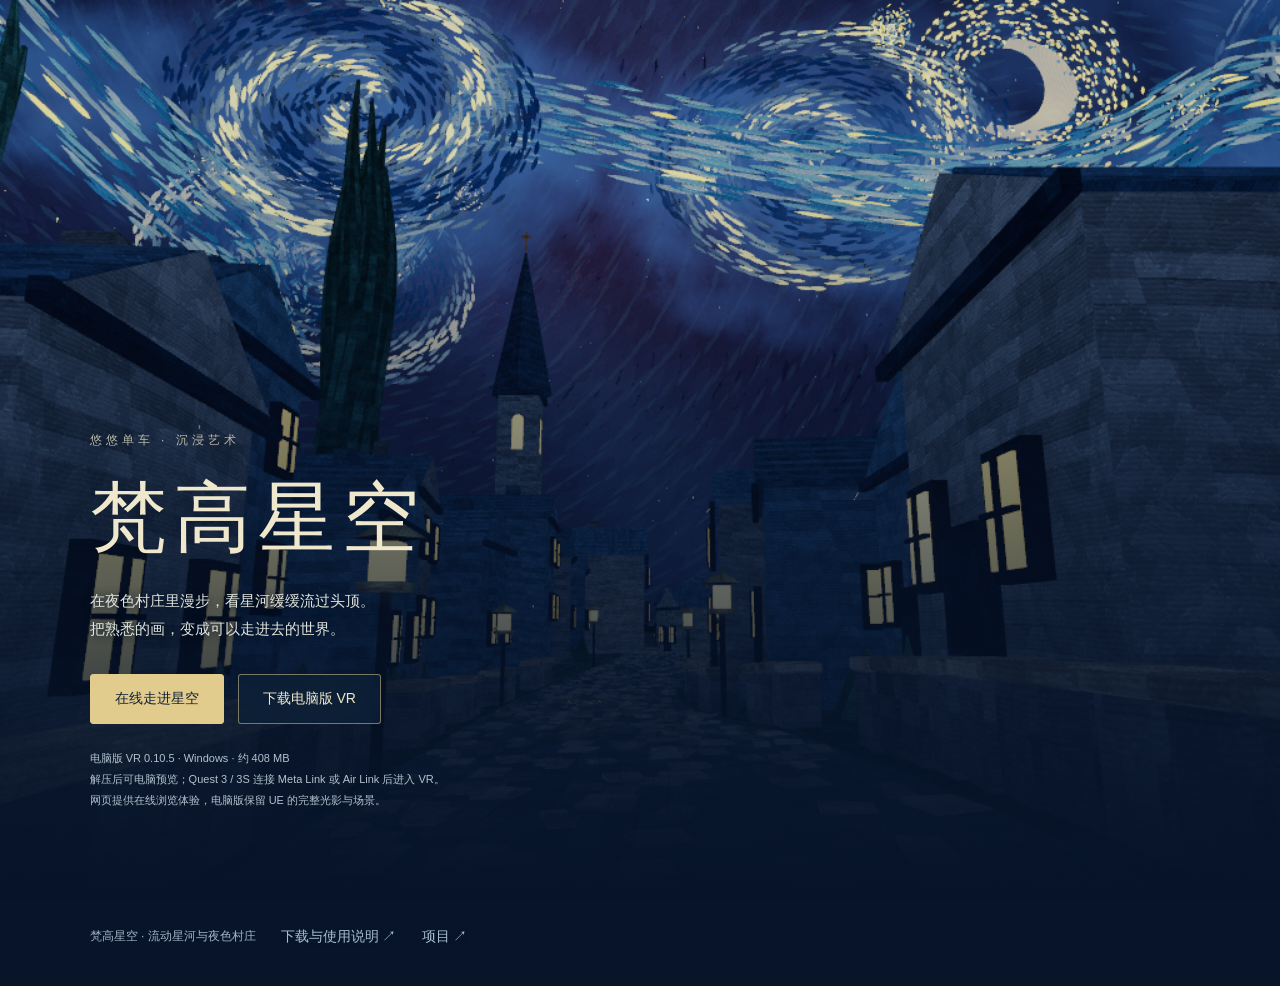
<file: index.html>
<!doctype html><html lang="zh-CN"><head><meta charset="utf-8"><meta name="viewport" content="width=device-width,initial-scale=1"><meta name="description" content="走进梵高的星空：流动星河、发光星盘、夜色村庄。在线体验与电脑版 VR 下载。"><title>梵高星空 · 悠悠单车</title><style>
*{box-sizing:border-box}body{margin:0;background:#07142a;color:#efe8cd;font-family:"Microsoft YaHei",sans-serif}main{min-height:100svh;position:relative;display:flex;align-items:flex-end;padding:clamp(30px,7vw,100px);overflow:hidden}main::before{content:"";position:absolute;inset:0;background:linear-gradient(0deg,#061329 1%,#06132925 80%),url('./starry-vr.png') center 47%/cover;z-index:0}section{position:relative;max-width:720px;padding-top:260px}.by{font-size:12px;letter-spacing:4px;opacity:.75}h1{font-family:"SimSun",serif;font-weight:400;font-size:clamp(42px,6vw,84px);letter-spacing:7px;margin:18px 0 16px}p{color:#e1e5dc;line-height:1.9;font-size:15px;max-width:540px;text-shadow:0 1px 8px #051027}.actions{display:flex;gap:14px;flex-wrap:wrap;margin:30px 0 24px}a{color:inherit;text-decoration:none;border:1px solid #e7d39680;padding:15px 24px;border-radius:3px;font-size:14px;background:#0d2138bb;backdrop-filter:blur(12px)}a.primary{background:#e2cc8d;color:#102338;border-color:#e2cc8d}a:hover{filter:brightness(1.15)}small{color:#b1c2cd;font-size:11px;line-height:1.9;display:block}footer{padding:28px clamp(30px,7vw,100px) 40px;color:#a1b4c4;font-size:12px;display:flex;gap:25px;flex-wrap:wrap}footer a{border:0;background:none;padding:0;color:#a9bfd1}@media(max-width:600px){main{min-height:92svh}main::before{background-position:64% 47%}section{padding-top:300px}h1{letter-spacing:4px}.actions a{flex:1;text-align:center;padding:14px 18px;white-space:nowrap}p{font-size:13px}}
</style></head><body><main><section><div class="by">悠悠单车 · 沉浸艺术</div><h1>梵高星空</h1><p>在夜色村庄里漫步，看星河缓缓流过头顶。<br>把熟悉的画，变成可以走进去的世界。</p><div class="actions"><a class="primary" href="./experience.html">在线走进星空</a><a href="https://github.com/youyoudanche-spec/github.io/releases/download/pcvr-v0.10.5/StarryNight-PCVR-v0.10.5.zip">下载电脑版 VR</a></div><small>电脑版 VR 0.10.5 · Windows · 约 408 MB<br>解压后可电脑预览；Quest 3 / 3S 连接 Meta Link 或 Air Link 后进入 VR。<br>网页提供在线浏览体验，电脑版保留 UE 的完整光影与场景。</small></section></main><footer><span>梵高星空 · 流动星河与夜色村庄</span><a href="https://github.com/youyoudanche-spec/github.io/releases/tag/pcvr-v0.10.5">下载与使用说明 ↗</a><a href="https://github.com/youyoudanche-spec/github.io">项目 ↗</a></footer></body></html>
</file>
